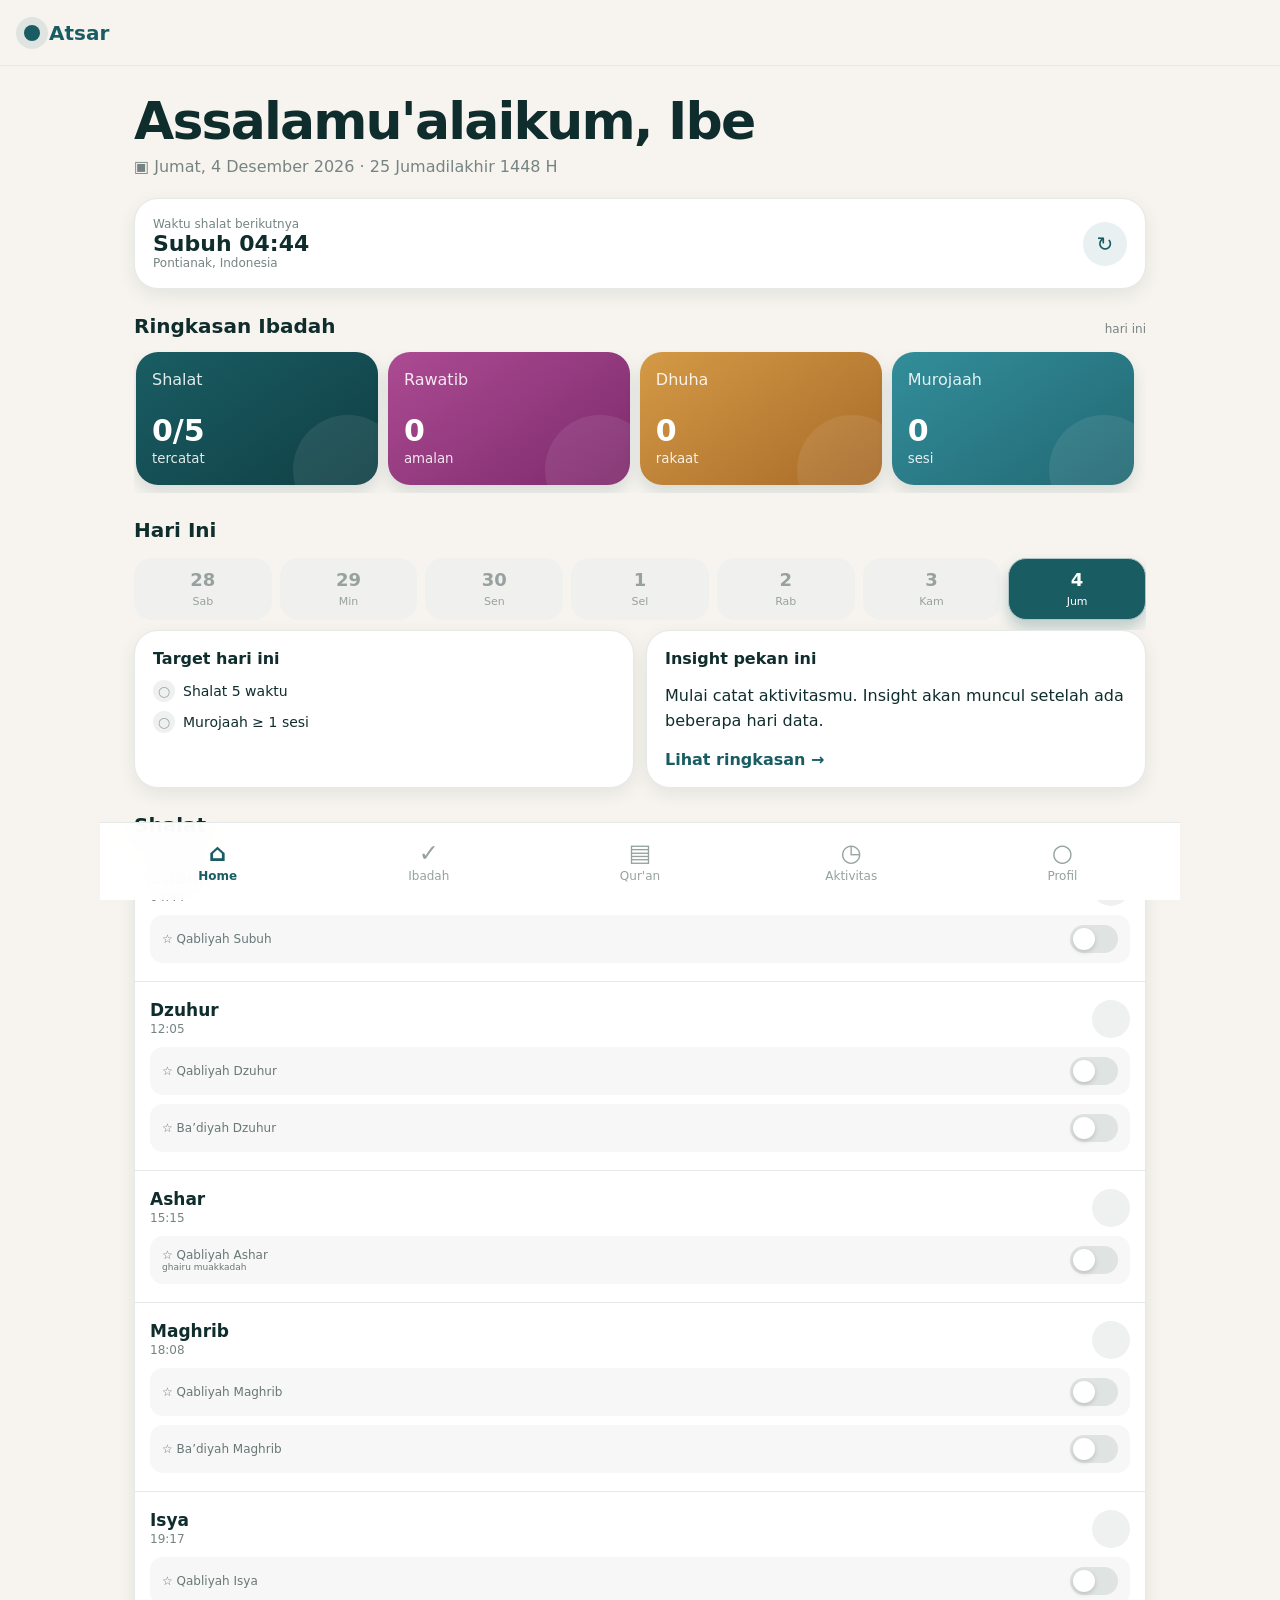
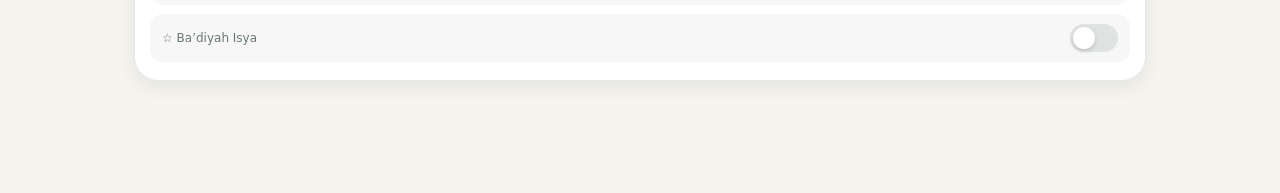
<file: index.html>
<!doctype html>
<html lang="id">
<head>
  <meta charset="utf-8" />
  <meta name="viewport" content="width=device-width,initial-scale=1,viewport-fit=cover" />
  <meta name="theme-color" content="#195d63" />
  <meta name="description" content="Atsar — jejak ibadah, tilawah, dan murojaah yang privat dan editable." />
  <title>Atsar</title>
  <link rel="manifest" href="manifest.webmanifest" />
  <link rel="icon" href="assets/icon.svg" type="image/svg+xml" />
  <link rel="stylesheet" href="css/style.css" />
</head>
<body>
  <div id="app" class="app-shell">
    <header class="topbar">
      <button class="brand-mini" data-route="home" aria-label="Beranda"><span class="brand-dot"></span><span data-brand>Atsar</span></button>
      <button id="installBtn" class="ghost-btn" hidden>Pasang</button>
    </header>

    <main id="view" class="view" aria-live="polite"></main>

    <nav class="bottom-nav" aria-label="Navigasi utama">
      <button class="nav-item active" data-route="home"><span class="nav-icon">⌂</span><span>Home</span></button>
      <button class="nav-item" data-route="ibadah"><span class="nav-icon">✓</span><span>Ibadah</span></button>
      <button class="nav-item" data-route="quran"><span class="nav-icon">▤</span><span>Qur'an</span></button>
      <button class="nav-item" data-route="aktivitas"><span class="nav-icon">◷</span><span>Aktivitas</span></button>
      <button class="nav-item" data-route="profil"><span class="nav-icon">○</span><span>Profil</span></button>
    </nav>
  </div>

  <input id="importFile" type="file" accept="application/json" hidden />
  <div id="modalRoot"></div>
  <div id="toast" class="toast" role="status"></div>
  <script src="js/config.js"></script>
  <script src="js/db.js"></script>
  <script src="js/app.js"></script>
</body>
</html>
</file>
<file: css/style.css>
:root{
  --accent:#195d63;--bg:#f7f4ef;--card:#fff;--ink:#102d2d;--muted:#758483;--line:#e5e9e7;--soft:#f0f4f2;--mint:#43b487;--danger:#b84a40;--nav-h:78px;--shadow:0 6px 18px rgba(30,61,61,.09);--radius:24px
}
*{box-sizing:border-box}html{background:var(--bg)}body{margin:0;font-family:Inter,ui-sans-serif,system-ui,-apple-system,BlinkMacSystemFont,"Segoe UI",sans-serif;background:var(--bg);color:var(--ink);-webkit-font-smoothing:antialiased}button,input,select,textarea{font:inherit}.app-shell{min-height:100vh}.topbar{position:sticky;top:0;z-index:30;height:66px;padding:10px max(18px,env(safe-area-inset-left));display:flex;align-items:center;justify-content:space-between;background:color-mix(in srgb,var(--bg) 92%,transparent);backdrop-filter:blur(16px);border-bottom:1px solid var(--line)}.brand-mini{border:0;background:transparent;display:flex;align-items:center;gap:9px;color:var(--accent);font-weight:900;font-size:20px;cursor:pointer}.brand-dot{width:16px;height:16px;border-radius:50%;background:var(--accent);box-shadow:0 0 0 8px color-mix(in srgb,var(--accent) 10%,transparent)}.view{max-width:1080px;margin:0 auto;padding:28px 18px calc(var(--nav-h) + 34px)}.bottom-nav{position:fixed;z-index:35;left:50%;bottom:0;transform:translateX(-50%);width:min(100%,1080px);height:var(--nav-h);padding:8px 12px calc(8px + env(safe-area-inset-bottom));display:grid;grid-template-columns:repeat(5,1fr);background:color-mix(in srgb,var(--card) 95%,transparent);border-top:1px solid var(--line);backdrop-filter:blur(18px)}.nav-item{border:0;background:transparent;color:#95a2a0;display:flex;flex-direction:column;align-items:center;justify-content:center;gap:4px;font-size:12px;cursor:pointer}.nav-item.active{color:var(--accent);font-weight:800}.nav-icon{font-size:24px;line-height:1}.card{background:var(--card);border:1px solid var(--line);border-radius:var(--radius);box-shadow:var(--shadow)}.pad{padding:22px}.stack{display:grid;gap:14px}.row{display:flex;align-items:center}.between{justify-content:space-between}.gap-12{gap:12px}.grow{flex:1}.small{font-size:12px}.muted{color:var(--muted)}.eyebrow{display:block;color:#677978;font-size:12px;font-weight:900;letter-spacing:.08em;margin-bottom:10px}.full{width:100%}.top-gap{margin-top:10px}.hero h1,.page-head h1{margin:0;font-size:clamp(32px,5vw,52px);line-height:1.06;letter-spacing:-.035em}.hero .date-line,.page-head p{margin-top:8px;color:var(--muted)}.page-head{margin-bottom:18px}.page-head.compact h1{font-size:34px}.next-prayer{margin-top:22px;padding:18px}.next-prayer .time{font-size:22px;font-weight:900}.refresh-orb{width:44px;height:44px;border-radius:50%;border:0;background:#e8f0f2;color:var(--accent);font-size:20px;cursor:pointer}.section-title{display:flex;align-items:baseline;justify-content:space-between;margin:25px 0 12px}.section-title h2{margin:0;font-size:20px}.summary-scroll{display:grid;grid-auto-flow:column;grid-auto-columns:minmax(138px,42%);gap:10px;overflow:auto;padding:2px 2px 8px;scrollbar-width:none}.summary-scroll::-webkit-scrollbar{display:none}.summary-card{min-height:128px;padding:18px 16px;border-radius:22px;color:white;position:relative;overflow:hidden;box-shadow:0 8px 16px rgba(22,72,76,.14)}.summary-card:after{content:"";position:absolute;width:110px;height:110px;border-radius:50%;right:-25px;bottom:-40px;background:rgba(255,255,255,.08)}.summary-card strong{display:block;font-size:30px;margin-top:24px}.summary-card small,.summary-card span{opacity:.88}.summary-card.teal{background:linear-gradient(145deg,var(--accent),#103f44)}.summary-card.purple{background:linear-gradient(145deg,#ac4b93,#7d2a6c)}.summary-card.blue{background:linear-gradient(145deg,#328e9a,#226873)}.summary-card.gold{background:linear-gradient(145deg,#d49a45,#a76a29)}.date-strip{display:grid;grid-template-columns:repeat(7,minmax(56px,1fr));gap:8px;overflow:auto;padding:4px 0 10px}.date-chip{min-width:56px;border:1px solid transparent;background:#f0f1ef;border-radius:18px;padding:10px 6px;text-align:center;color:#97a19f;cursor:pointer}.date-chip strong{display:block;font-size:18px}.date-chip span{font-size:11px}.date-chip.today{border-color:color-mix(in srgb,var(--accent) 35%,white);background:var(--card);color:var(--ink)}.date-chip.selected{background:var(--accent);color:#fff;box-shadow:0 8px 14px color-mix(in srgb,var(--accent) 25%,transparent)}.date-chip .dot{display:block;width:5px;height:5px;background:#42b78d;border-radius:50%;margin:4px auto 0}.strip-note{font-size:13px;margin:4px 0 14px}.home-grid{display:grid;gap:12px}.compact-card{padding:18px}.mini-heading{font-weight:900;margin-bottom:12px}.target-list{display:grid;gap:9px}.target-list>div{display:flex;align-items:center;gap:8px;font-size:14px}.status-dot{width:22px;height:22px;border-radius:50%;display:grid;place-items:center;background:#eef1ef;color:#9ca5a4}.status-dot.ok{background:#dff5eb;color:#258864}.insight-text{line-height:1.55}.text-action{border:0;background:transparent;padding:0;color:var(--accent);font-weight:800;cursor:pointer}.prayer-list{overflow:hidden;padding:0}.prayer-block{padding:18px 15px;border-bottom:1px solid var(--line)}.prayer-block:last-child{border-bottom:0}.prayer-head{display:grid;grid-template-columns:1fr auto;gap:12px}.prayer-name{font-size:17px;font-weight:900}.prayer-time{font-size:12px;color:var(--muted);margin-top:2px}.check-circle{width:38px;height:38px;border-radius:50%;border:0;background:#eef1ef;color:white;font-size:18px;font-weight:900;cursor:pointer}.check-circle.done{background:var(--mint);box-shadow:0 6px 12px rgba(66,183,141,.22)}.mode-row{display:grid;grid-template-columns:repeat(3,1fr);gap:7px;margin-top:10px}.pill{border:0;border-radius:13px;background:#f2f4f3;padding:9px 7px;font-size:12px;color:#6b7776;cursor:pointer}.pill.active{background:var(--mint);color:white;font-weight:800}.rawatib-row{display:flex;align-items:center;justify-content:space-between;margin-top:9px;background:#f6f7f6;padding:10px 12px;border-radius:13px;color:#697777;font-size:12px}.rawatib-row small{display:block;font-size:9px}.switch{position:relative;width:48px;height:28px;border:0;border-radius:999px;background:#dfe3e1;cursor:pointer;flex:0 0 auto}.switch:after{content:"";position:absolute;width:22px;height:22px;top:3px;left:3px;border-radius:50%;background:white;box-shadow:0 2px 5px rgba(0,0,0,.16);transition:.2s}.switch.on{background:var(--mint)}.switch.on:after{transform:translateX(20px)}.tabs{display:grid;grid-template-columns:repeat(4,1fr);gap:4px;padding:5px;border-radius:20px;background:#eceeeb;margin:14px 0 18px;overflow:auto}.tabs.five,.quran-tabs{grid-template-columns:repeat(5,minmax(88px,1fr))}.tab-btn{border:0;border-radius:15px;background:transparent;padding:11px 8px;color:#7e8987;font-weight:700;cursor:pointer}.tab-btn.active{background:var(--card);color:var(--accent);box-shadow:var(--shadow)}.sunnah-card{display:grid;grid-template-columns:52px 1fr auto;align-items:center;gap:14px;padding:18px}.sunnah-card h3,.sunnah-card p,.custom-card h3,.custom-card p{margin:0}.sunnah-card p,.custom-card p{font-size:13px;color:var(--muted);margin-top:3px}.emoji-box{font-size:32px;text-align:center}.counter{display:flex;align-items:center;gap:9px}.counter button{width:40px;height:40px;border:0;border-radius:50%;background:#f0f3f1;color:#7d8b89;font-size:24px;cursor:pointer}.counter strong{min-width:28px;text-align:center;font-size:22px}.counter small{display:block;font-size:9px;color:var(--muted)}.fast-options{display:flex;flex-wrap:wrap;gap:8px;margin-top:15px}.fast-chip{border:0;border-radius:14px;background:#eef1ef;color:#667472;padding:10px 13px;cursor:pointer}.fast-chip.active{background:var(--mint);color:#fff;font-weight:800}.qadha-mini{display:flex;align-items:center;justify-content:space-between;gap:14px}.ring-mini{--p:0;width:58px;height:58px;border-radius:50%;display:grid;place-items:center;background:radial-gradient(circle,var(--card) 0 56%,transparent 58%),conic-gradient(var(--accent) calc(var(--p)*1%),#e7ecea 0);font-size:11px;font-weight:900}.quick-add{display:grid;grid-template-columns:repeat(4,1fr);gap:8px;margin:15px 0 10px}.quick-add button{border:0;border-radius:14px;background:#e9f5f8;color:#216b83;padding:15px 6px;font-weight:900;cursor:pointer}.input-row{display:grid;grid-template-columns:1fr auto;gap:10px}.form-grid{display:grid;gap:13px}.form-grid label{display:grid;gap:7px;color:var(--muted);font-size:12px;font-weight:800}.form-input,.form-select,textarea,.input-row input{width:100%;border:1px solid transparent;background:#f2f4f3;border-radius:14px;padding:13px 14px;outline:none;color:var(--ink)}.form-input:focus,.form-select:focus,textarea:focus,.input-row input:focus{border-color:color-mix(in srgb,var(--accent) 40%,white);box-shadow:0 0 0 3px color-mix(in srgb,var(--accent) 10%,transparent)}.two{display:grid;grid-template-columns:1fr 1fr;gap:10px}.primary-btn,.ghost-btn,.danger-outline,.back-btn{border:0;border-radius:14px;padding:12px 16px;font-weight:850;cursor:pointer}.primary-btn{background:var(--accent);color:#fff}.ghost-btn{background:#e8f1f1;color:var(--accent)}.danger-outline{border:1px solid #e4a7a1;background:#fff4f2;color:var(--danger)}.back-btn{padding:8px 0;background:transparent;color:var(--accent);margin-bottom:8px}.streak-badge,.badge{display:inline-flex;align-items:center;background:#fff6e6;color:#b2761d;border-radius:999px;padding:5px 9px;font-size:12px;font-weight:850}.progress-track{height:10px;background:#ecefed;border-radius:999px;overflow:hidden}.progress-fill{height:100%;background:linear-gradient(90deg,#4bb8d5,var(--accent));border-radius:inherit}.hero-progress p{margin-bottom:0}.hero-progress .small{margin-top:7px}.stat-grid{display:grid;grid-template-columns:repeat(2,1fr);gap:10px}.stat-grid.four{grid-template-columns:repeat(2,1fr)}.stat-box{background:#f3f5f4;border-radius:17px;padding:15px}.stat-box strong{display:block;font-size:24px}.stat-box span{font-size:12px;color:var(--muted)}.action-grid{display:grid;grid-template-columns:1fr 1fr;gap:10px}.feature-card{border:1px solid var(--line);background:var(--card);border-radius:20px;padding:18px;text-align:left;box-shadow:var(--shadow);cursor:pointer;color:var(--ink)}.feature-card span{font-size:28px;display:block}.feature-card b{display:block;margin-top:10px}.feature-card small{display:block;color:var(--muted);margin-top:4px}.read-surahs{display:flex;flex-wrap:wrap;gap:8px}.read-surahs span{padding:8px 10px;background:#edf6f4;color:#426966;border-radius:999px;font-size:12px}.quality-grid{display:grid;grid-template-columns:repeat(4,1fr);gap:8px}.quality-choice input{position:absolute;opacity:0}.quality-choice span{display:flex;flex-direction:column;gap:4px;align-items:center;background:#f1f3f2;border:2px solid transparent;border-radius:14px;padding:11px 5px;font-size:20px;cursor:pointer}.quality-choice b{font-size:11px}.quality-choice input:checked+span{border-color:var(--accent);background:color-mix(in srgb,var(--accent) 8%,white);color:var(--accent)}.due-list{margin-top:10px}.history-list,.settings-list{padding:0 18px}.history-row{display:flex;align-items:center;gap:12px;padding:14px 0;border-bottom:1px solid var(--line)}.history-row:last-child{border-bottom:0}.history-icon{width:40px;height:40px;border-radius:50%;background:#eaf4f4;display:grid;place-items:center}.history-row b,.history-row small{display:block}.history-row small{color:var(--muted);margin-top:3px}.icon-btn{width:36px;height:36px;border:0;border-radius:50%;background:#eef1ef;color:var(--ink);cursor:pointer}.danger-text{color:var(--danger)}.custom-card{padding:18px;display:flex;align-items:center;justify-content:space-between;gap:12px}.weekly-card .stat-grid{margin:16px 0}.calendar-head{display:flex;align-items:center;justify-content:space-between;margin-bottom:12px}.calendar-week,.calendar-grid{display:grid;grid-template-columns:repeat(7,1fr);gap:7px}.calendar-week span{text-align:center;color:var(--muted);font-size:11px;font-weight:800}.cal-day{aspect-ratio:1;border:0;border-radius:12px;background:#f0f2f1;color:var(--muted);cursor:pointer}.cal-day.today{outline:2px solid var(--accent)}.level-1{background:#dff1eb!important;color:#2f6d5c!important}.level-2{background:#8fd1ba!important;color:#174a3d!important}.level-3{background:var(--accent)!important;color:#fff!important}.calendar-legend{display:flex;align-items:center;justify-content:flex-end;gap:7px;margin-top:12px;color:var(--muted);font-size:10px}.heatmap{display:grid;grid-template-columns:repeat(10,1fr);gap:6px}.heat{display:block;aspect-ratio:1;border-radius:6px;background:#edf0ef}.profile-head{padding:22px;display:flex;align-items:center;gap:17px}.profile-head h2,.profile-head p{margin:3px 0}.avatar{width:78px;height:78px;border-radius:50%;display:grid;place-items:center;background:linear-gradient(145deg,var(--accent),#0d4145);color:#fff;font-size:32px;font-weight:900}.profile-sections{display:grid;gap:20px;margin-top:20px}.button-row{width:100%;border:0;background:transparent;color:var(--ink);text-align:left;cursor:pointer}.setting-row{padding:16px 0;border-bottom:1px solid var(--line);display:grid;grid-template-columns:46px 1fr auto;gap:12px;align-items:center}.setting-row:last-child{border-bottom:0}.setting-row.simple{grid-template-columns:46px 1fr auto}.setting-icon{width:42px;height:42px;border-radius:50%;background:#eaf4f4;color:var(--accent);display:grid;place-items:center}.setting-row b,.setting-row small{display:block}.setting-row small,.setting-row p{color:var(--muted);font-size:12px;margin:3px 0 0}.bar-list{display:grid;gap:14px}.bar-row{display:grid;grid-template-columns:minmax(115px,1.4fr) 2fr 45px;gap:10px;align-items:center}.bar-row small{display:block;color:var(--muted);font-size:10px}.bar-track{height:9px;background:#edf0ef;border-radius:999px;overflow:hidden}.bar-track i{display:block;height:100%;background:var(--accent);border-radius:inherit}.toggle-row{display:flex!important;align-items:center;justify-content:space-between;gap:16px;padding:10px 0;color:var(--ink)!important}.toggle-row span b,.toggle-row span small{display:block}.toggle-row small{color:var(--muted);margin-top:4px}.toggle-row input{position:absolute;opacity:0}.toggle-row i{width:48px;height:28px;border-radius:999px;background:#dfe3e1;position:relative;flex:0 0 auto}.toggle-row i:after{content:"";position:absolute;width:22px;height:22px;border-radius:50%;background:#fff;left:3px;top:3px;box-shadow:0 2px 5px rgba(0,0,0,.15);transition:.2s}.toggle-row input:checked+i{background:var(--mint)}.toggle-row input:checked+i:after{transform:translateX(20px)}.mini-input{display:inline-block;width:72px;padding:5px 7px;margin-top:5px}.doa-card{padding:20px}.doa-card h3{margin-top:0}.arabic{font-family:"Noto Naskh Arabic","Amiri",serif;font-size:28px;line-height:1.9;text-align:right;margin:16px 0}.latin{font-style:italic;line-height:1.6}.color-row{display:grid;grid-template-columns:1fr 54px;gap:10px}.color-row input[type=color]{width:54px;height:48px;border:0;background:transparent;padding:0}.backup-summary{display:grid;grid-template-columns:repeat(4,1fr);gap:8px}.backup-summary>div{text-align:center;background:#f3f5f4;border-radius:14px;padding:12px 6px}.backup-summary b,.backup-summary span{display:block}.backup-summary span{font-size:10px;color:var(--muted)}.button-stack{display:grid;gap:9px;margin-top:16px}.notice{margin-top:14px;padding:13px;border-radius:14px;background:#f4f7f6;color:#647270;font-size:12px;line-height:1.5}.empty-state{text-align:center;padding:36px 20px}.big-icon{width:72px;height:72px;border-radius:50%;background:#eaf5f8;color:var(--accent);display:grid;place-items:center;margin:0 auto 16px;font-size:30px}.empty-state h3{margin-bottom:8px}.modal-backdrop{position:fixed;inset:0;background:rgba(9,29,29,.45);z-index:90;display:grid;place-items:center;padding:18px}.modal-card{width:min(520px,100%);max-height:86vh;overflow:auto;background:var(--card);border-radius:24px;padding:22px;box-shadow:0 20px 60px rgba(0,0,0,.25)}.toast{position:fixed;z-index:100;left:50%;bottom:calc(var(--nav-h) + 18px);transform:translate(-50%,20px);opacity:0;pointer-events:none;background:#17383a;color:#fff;padding:11px 16px;border-radius:999px;font-size:12px;box-shadow:var(--shadow);transition:.2s}.toast.show{opacity:1;transform:translate(-50%,0)}.loading{padding:40px;text-align:center;color:var(--muted)}
body.dark{--bg:#101716;--card:#17201f;--ink:#eef5f3;--muted:#97a5a3;--line:#273230;--soft:#1f2928;--shadow:0 6px 16px rgba(0,0,0,.25)}body.dark .date-chip,body.dark .pill,body.dark .rawatib-row,body.dark .form-input,body.dark .form-select,body.dark textarea,body.dark .input-row input,body.dark .stat-box,body.dark .counter button,body.dark .fast-chip,body.dark .quality-choice span,body.dark .cal-day,body.dark .backup-summary>div,body.dark .notice{background:#222c2a}body.dark .tabs{background:#1a2423}body.dark .tab-btn.active{background:#24302f}body.dark .quick-add button{background:#19343b}body.dark .read-surahs span{background:#1f3430}.dark .quality-choice input:checked+span{background:#213733}
@media(min-width:720px){.view{padding-left:34px;padding-right:34px}.summary-scroll{grid-auto-columns:minmax(160px,24%)}.home-grid{grid-template-columns:1fr 1fr}.stat-grid.four{grid-template-columns:repeat(4,1fr)}.profile-sections{grid-template-columns:1fr 1fr;align-items:start}.heatmap{grid-template-columns:repeat(15,1fr)}}
@media(max-width:520px){.tabs.five,.quran-tabs{grid-template-columns:repeat(5,minmax(76px,1fr))}.tabs{overflow-x:auto}.tab-btn{font-size:11px}.two{grid-template-columns:1fr}.quality-grid{grid-template-columns:repeat(2,1fr)}.backup-summary{grid-template-columns:repeat(2,1fr)}.bar-row{grid-template-columns:1fr 1.2fr 36px}.page-head h1,.hero h1{font-size:34px}}
.ramadan-card{margin-top:14px;display:flex;align-items:center;justify-content:space-between;background:linear-gradient(135deg,color-mix(in srgb,var(--accent) 9%,var(--card)),var(--card))}.ramadan-card h2,.ramadan-card p{margin:2px 0}.ramadan-moon{font-size:52px;color:var(--accent)}.range-pills{display:flex;gap:8px;margin:0 0 16px}.range-pills button{border:0;background:#edf1ef;color:var(--muted);border-radius:999px;padding:9px 13px;font-weight:800;cursor:pointer}.range-pills button.active{background:var(--accent);color:white}.achievement-grid{display:grid;grid-template-columns:repeat(2,1fr);gap:10px}.achievement{padding:16px;border-radius:18px;background:#f1f3f2;color:#94a09e}.achievement span{font-size:25px}.achievement b,.achievement small{display:block;margin-top:6px}.achievement small{font-size:10px}.achievement.unlocked{background:#edf7f3;color:#285f50;box-shadow:inset 0 0 0 1px #cfe7de}body.dark .range-pills button,body.dark .achievement{background:#222c2a}body.dark .achievement.unlocked{background:#20332e}
/* Atsar V2.1 multi-page additions */
a{color:inherit;text-decoration:none}.brand-link{display:flex}.link-btn{display:inline-flex;align-items:center;justify-content:center;text-decoration:none}.setting-link{text-decoration:none}.center-link{text-align:center}.stat-grid.three{grid-template-columns:repeat(3,1fr)}.stats-top{margin:0 0 14px}.scope-switch{display:grid;grid-template-columns:1fr 1fr;gap:6px;padding:5px;border-radius:16px;background:#eceeeb;margin:12px 0 16px}.scope-switch button{border:0;border-radius:12px;background:transparent;padding:11px;color:var(--muted);font-weight:850;cursor:pointer}.scope-switch button.active{background:var(--card);color:var(--accent);box-shadow:var(--shadow)}.notice.no-top{margin-top:0}.backup-summary.three{grid-template-columns:repeat(3,1fr)}
@media(max-width:520px){.stat-grid.three{grid-template-columns:repeat(3,1fr)}.stat-grid.three .stat-box{padding:12px 9px}.stat-grid.three .stat-box strong{font-size:20px}.bottom-nav{padding-left:5px;padding-right:5px}.nav-item{font-size:10px}.nav-icon{font-size:21px}}
</file>
